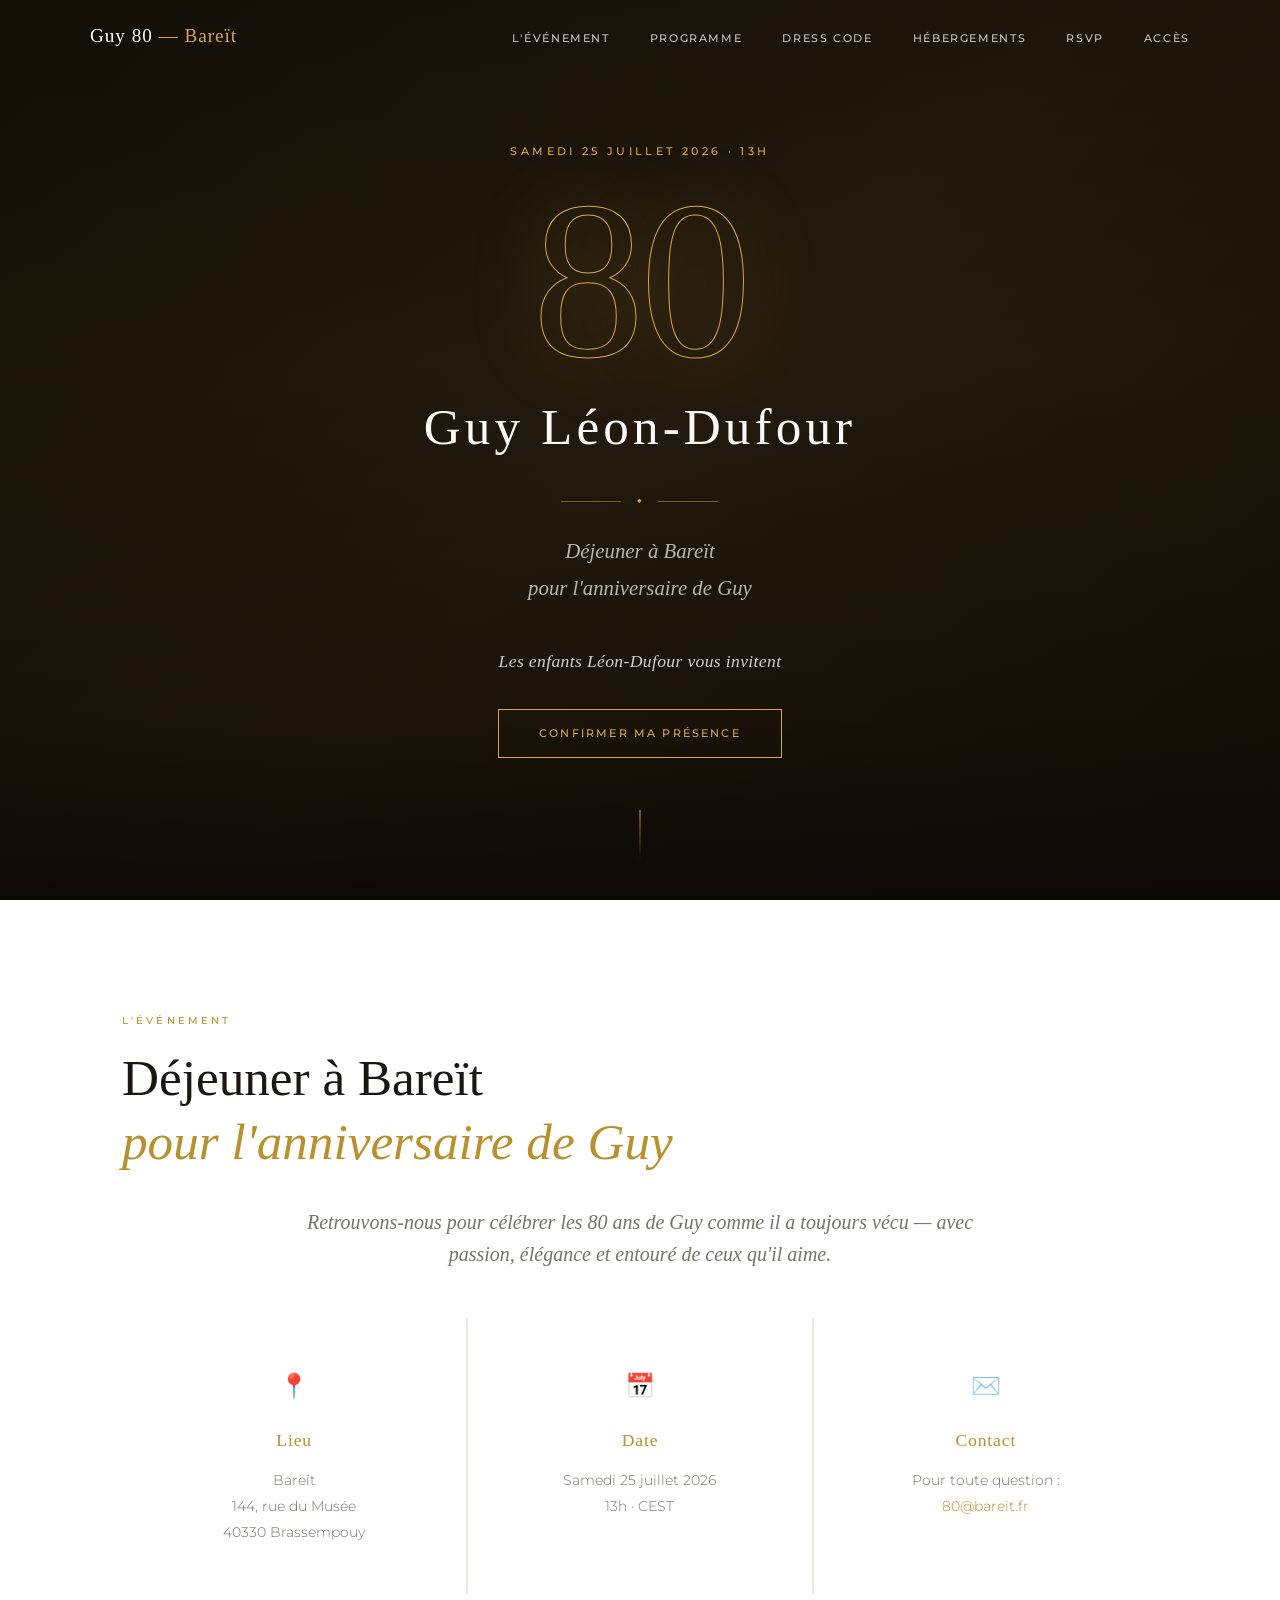
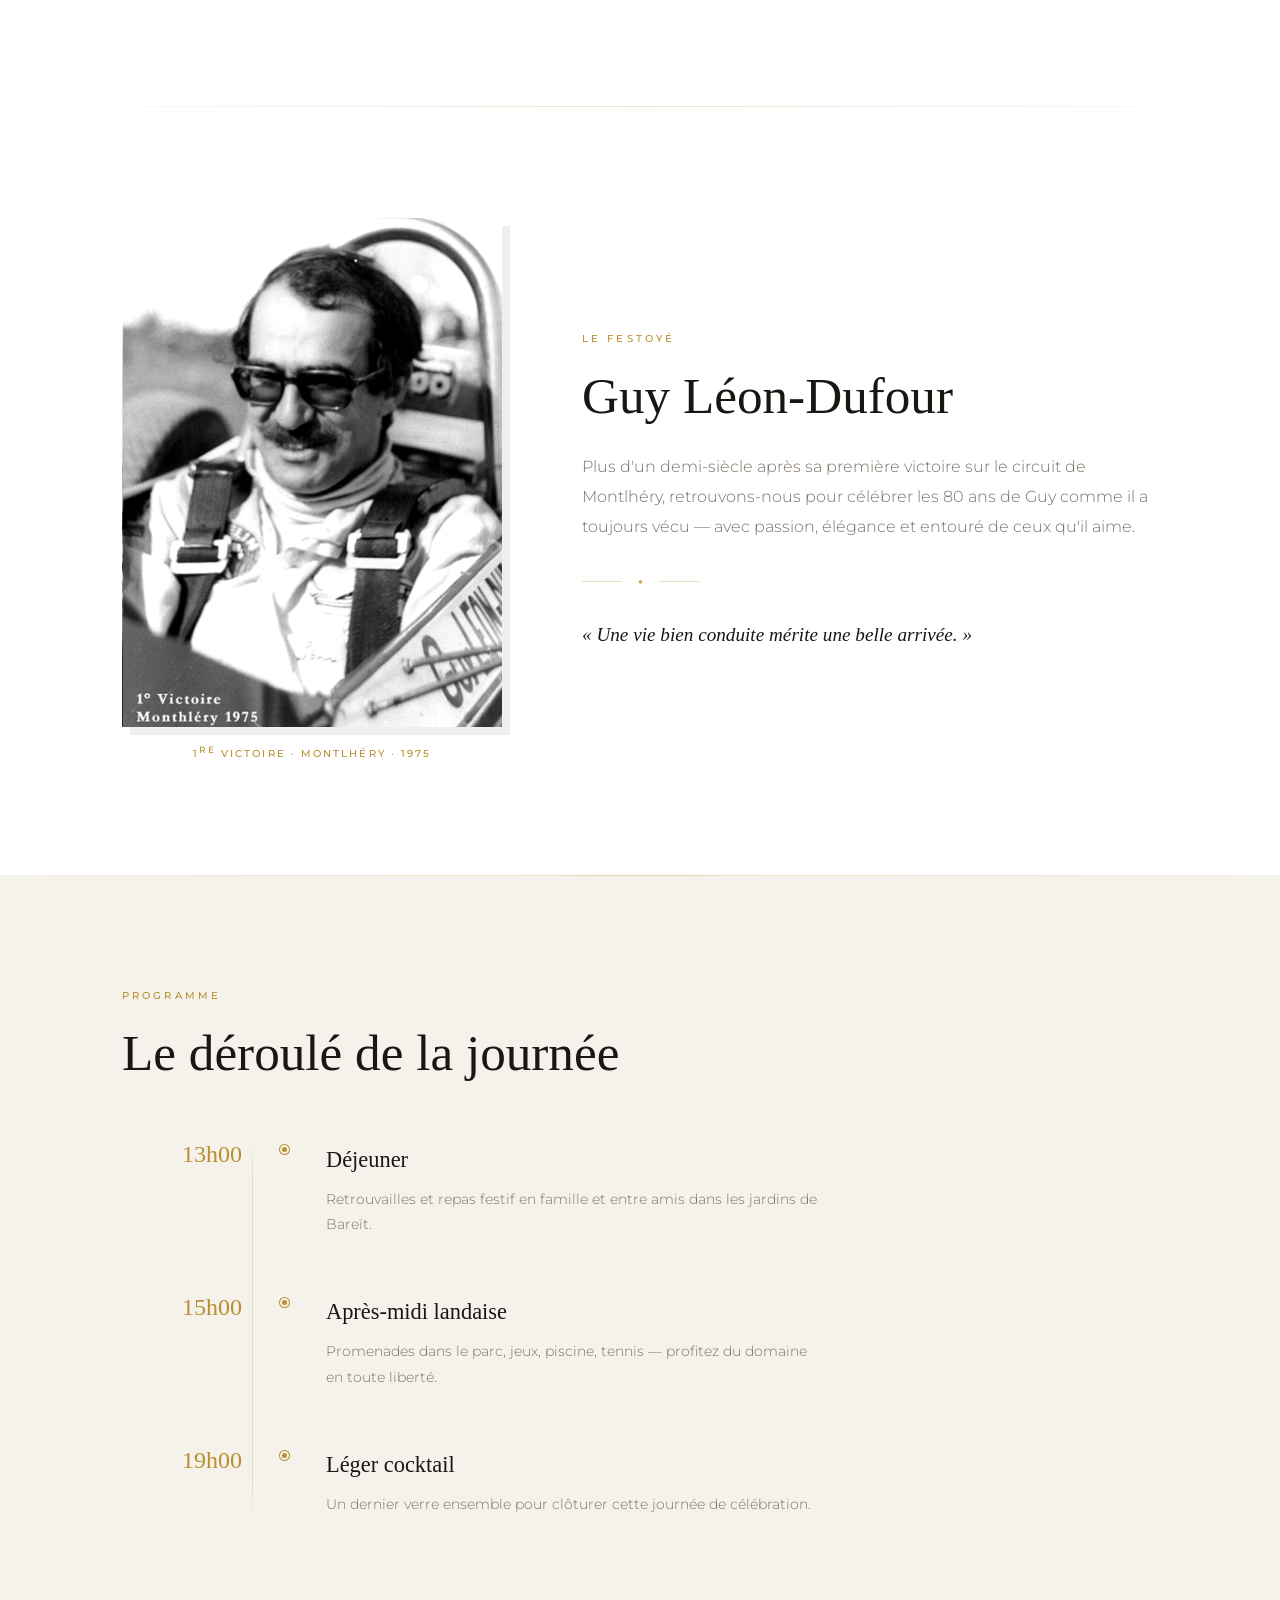
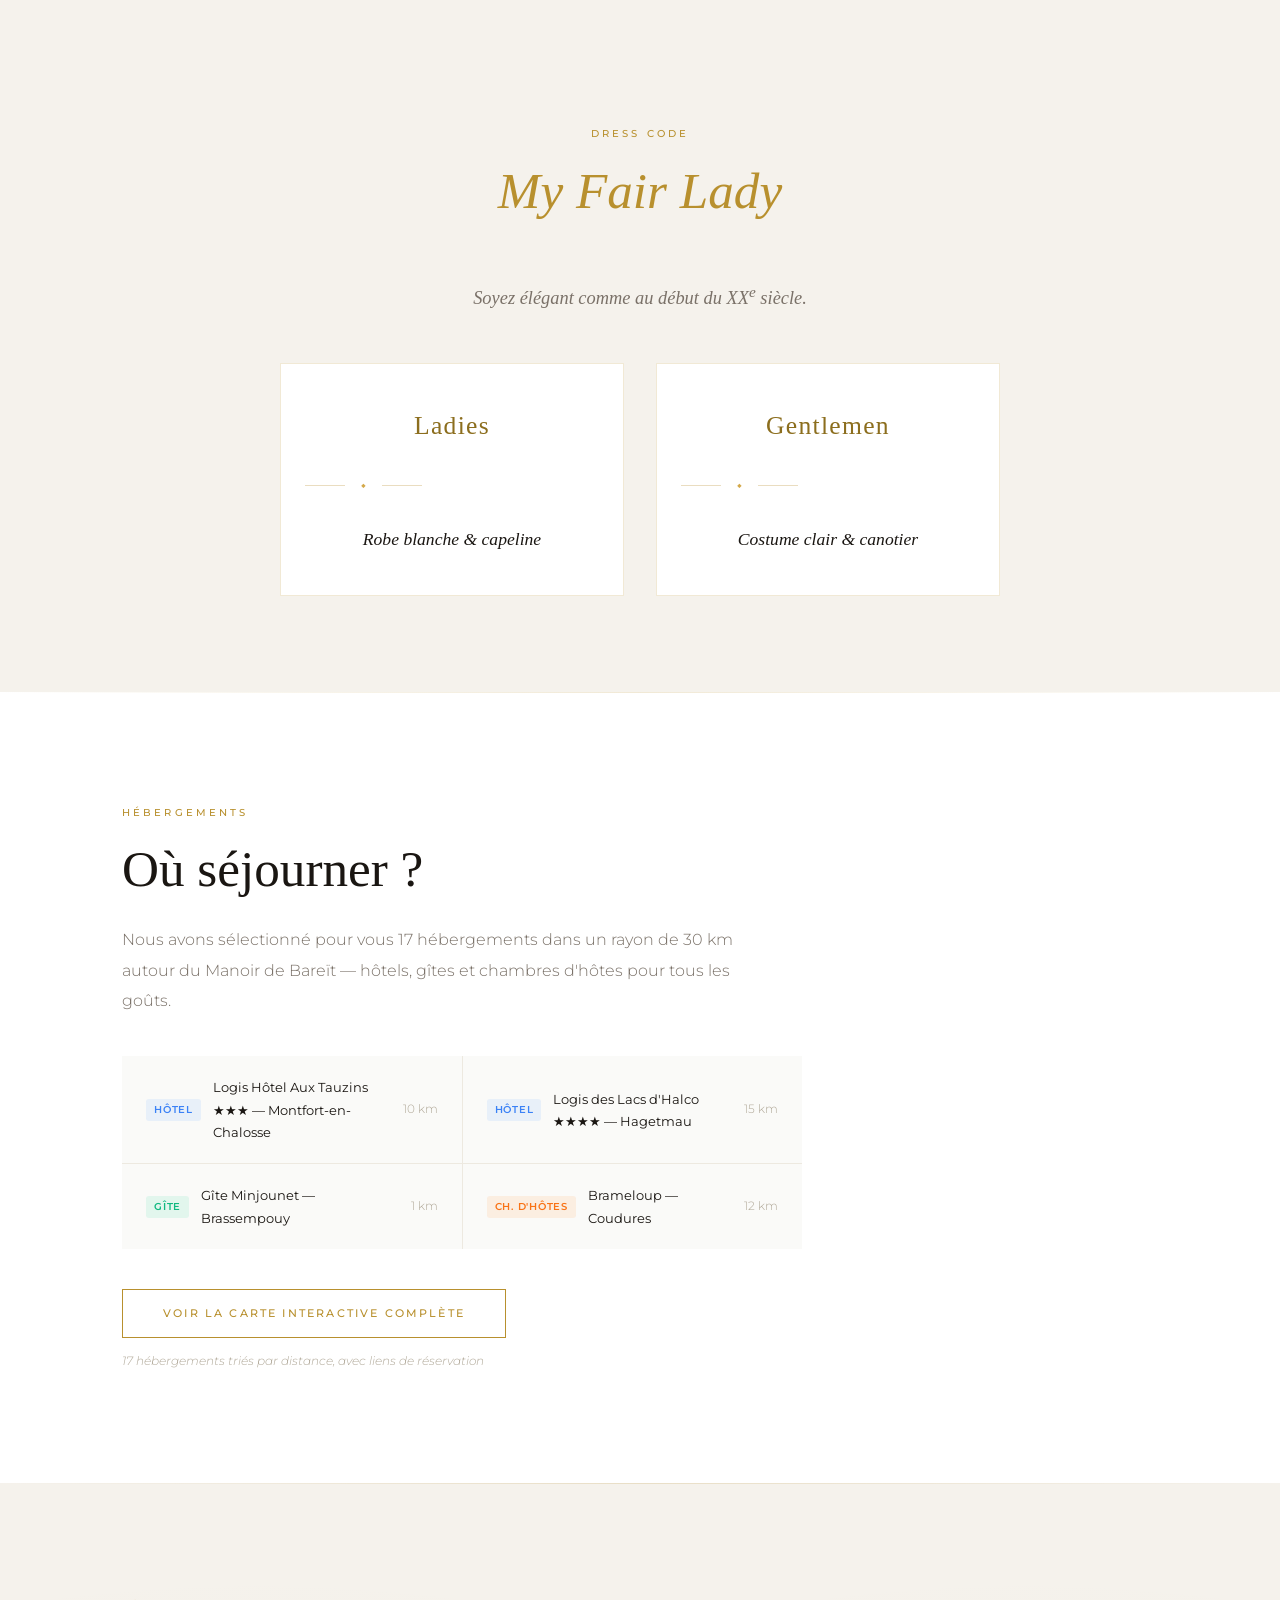
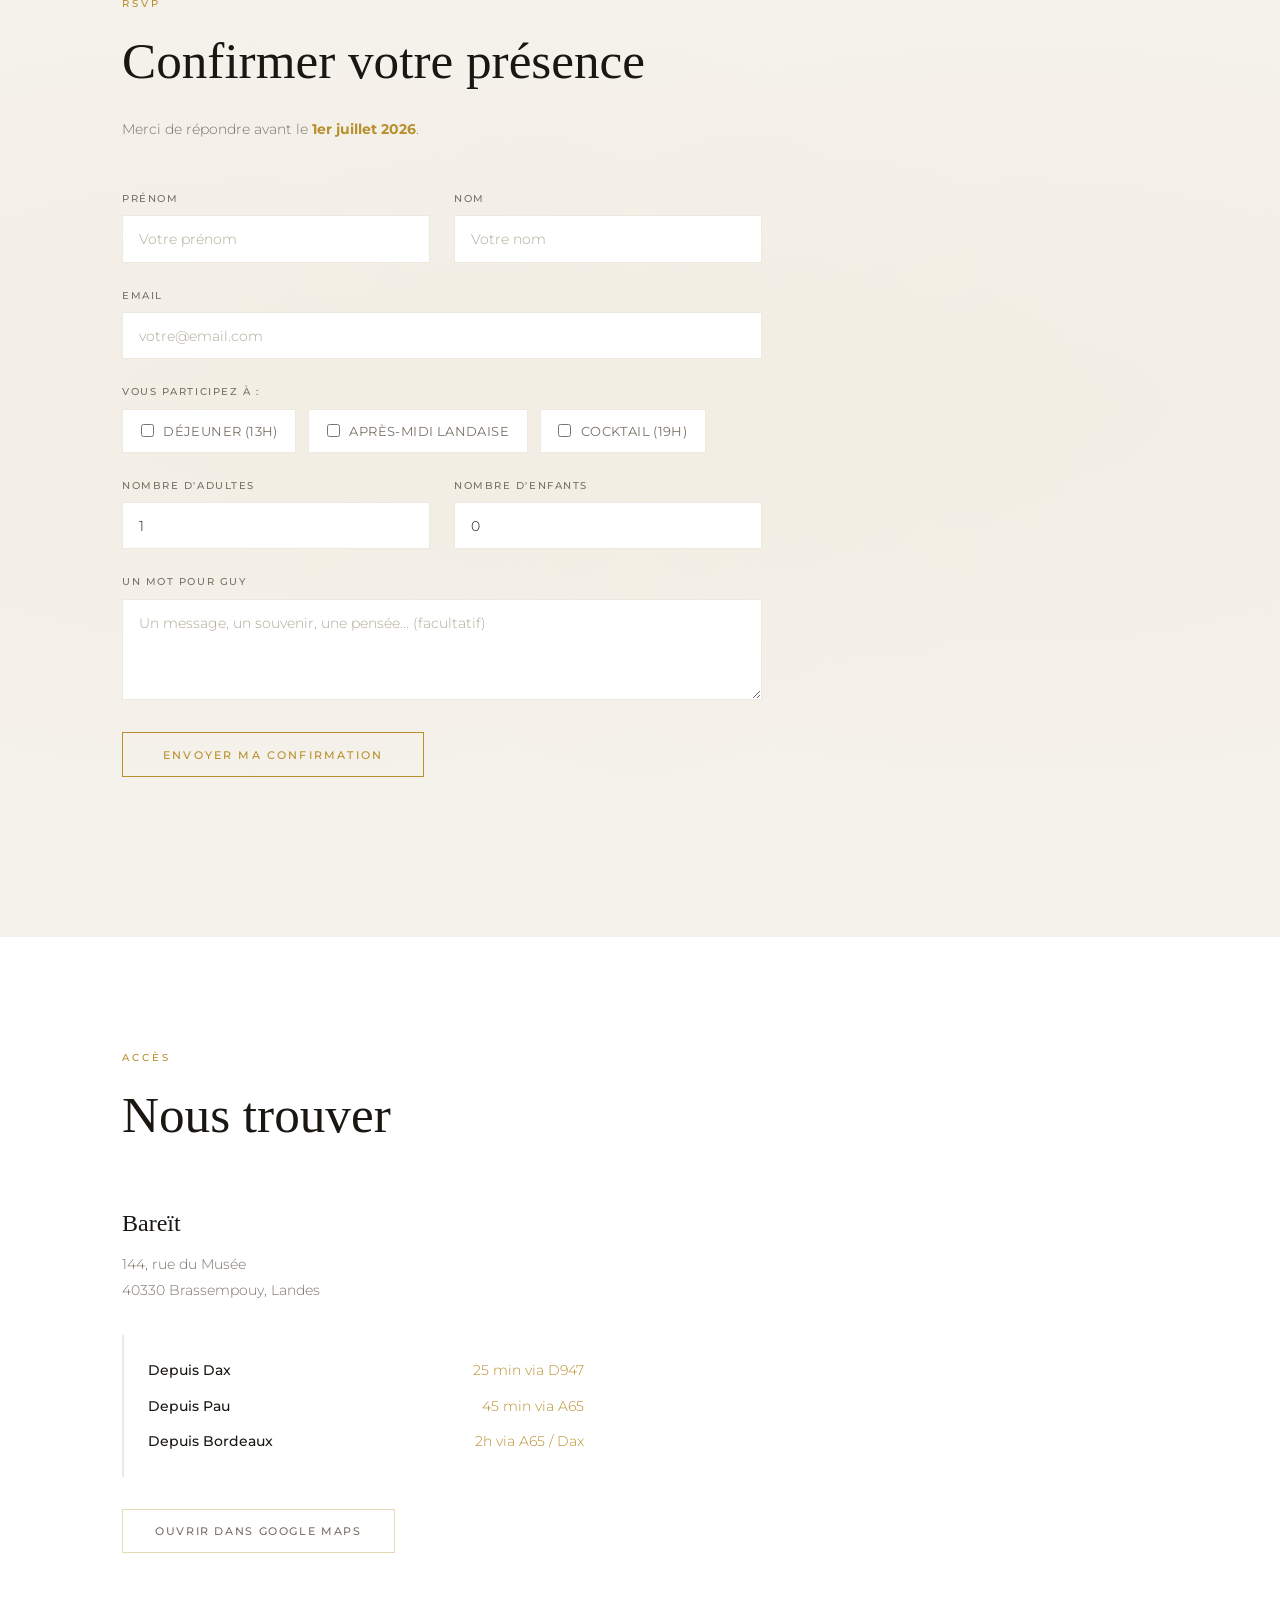
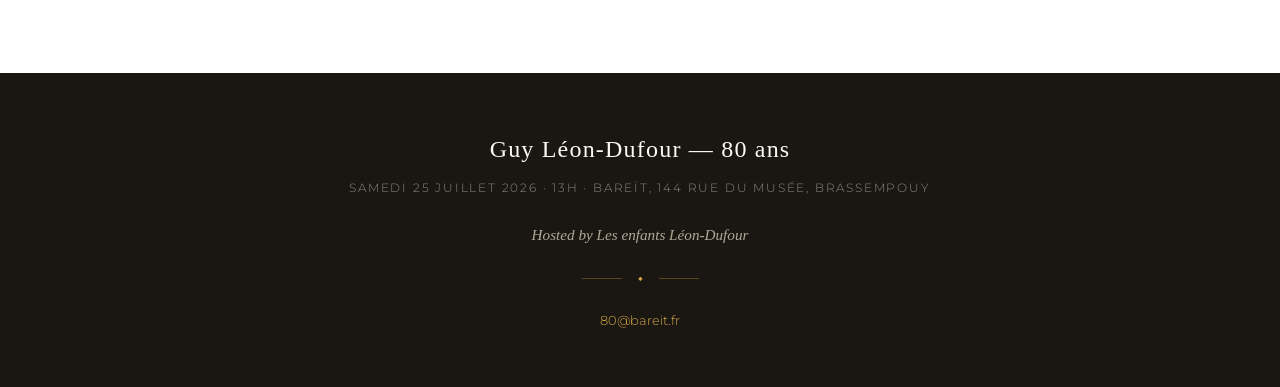
<file: index.html>
<!DOCTYPE html>
<html lang="fr">
<head>
  <meta charset="UTF-8" />
  <meta name="viewport" content="width=device-width, initial-scale=1.0" />
  <title>Guy 80 — Bareït</title>
  <meta name="description" content="Déjeuner à Bareït pour l'anniversaire de Guy Léon-Dufour — samedi 25 juillet 2026, 13h, Brassempouy (Landes). Dress code : My Fair Lady." />

  <!-- Fonts -->
  <link rel="preconnect" href="https://fonts.googleapis.com" />
  <link rel="preconnect" href="https://fonts.gstatic.com" crossorigin />
  <link href="https://fonts.googleapis.com/css2?family=Cormorant+Garant:ital,wght@0,300;0,400;0,600;1,300;1,400&family=Montserrat:wght@300;400;500&display=swap" rel="stylesheet" />

  <link rel="stylesheet" href="assets/css/style.css" />
</head>
<body>

  <!-- Navigation -->
  <nav id="navbar">
    <div class="nav-inner">
      <a href="#hero" class="nav-logo">Guy 80 <span class="nav-logo-year">— Bareït</span></a>
      <ul class="nav-links">
        <li><a href="#evenement">L'Événement</a></li>
        <li><a href="#programme">Programme</a></li>
        <li><a href="#dresscode">Dress code</a></li>
        <li><a href="#hebergements">Hébergements</a></li>
        <li><a href="#rsvp">RSVP</a></li>
        <li><a href="#acces">Accès</a></li>
      </ul>
      <button class="nav-toggle" aria-label="Menu">&#9776;</button>
    </div>
    <ul class="nav-mobile">
      <li><a href="#evenement">L'Événement</a></li>
      <li><a href="#programme">Programme</a></li>
      <li><a href="#dresscode">Dress code</a></li>
      <li><a href="#hebergements">Hébergements</a></li>
      <li><a href="#rsvp">RSVP</a></li>
      <li><a href="#acces">Accès</a></li>
    </ul>
  </nav>

  <!-- Hero -->
  <section id="hero">
    <div class="hero-media">
      <!-- YouTube background video — injected by main.js (replaces background-image) -->
      <div class="hero-overlay"></div>
    </div>
    <div class="hero-content">
      <p class="hero-eyebrow">Samedi 25 juillet 2026 · 13h</p>
      <div class="hero-number">80</div>
      <h1 class="hero-name">Guy Léon-Dufour</h1>
      <div class="hero-divider">
        <span></span><span class="diamond">◆</span><span></span>
      </div>
      <p class="hero-subtitle">Déjeuner à Bareït<br />pour l'anniversaire de Guy</p>
      <p class="hero-hosts">Les enfants Léon-Dufour vous invitent</p>
      <a href="#rsvp" class="btn-primary">Confirmer ma présence</a>
    </div>
    <a href="#evenement" class="hero-scroll" aria-label="Défiler">
      <span class="scroll-line"></span>
    </a>
  </section>

  <!-- L'Événement -->
  <section id="evenement">
    <div class="container">
      <div class="section-label">L'Événement</div>
      <h2 class="section-title">Déjeuner à Bareït<br /><em>pour l'anniversaire de Guy</em></h2>
      <p class="event-intro">Retrouvons-nous pour célébrer les 80 ans de Guy comme il a toujours vécu — avec passion, élégance et entouré de ceux qu'il aime.</p>
      <div class="event-cards">
        <div class="event-card">
          <div class="event-icon">📍</div>
          <h3>Lieu</h3>
          <p>Bareït<br />144, rue du Musée<br />40330 Brassempouy</p>
        </div>
        <div class="event-card">
          <div class="event-icon">📅</div>
          <h3>Date</h3>
          <p>Samedi 25 juillet 2026<br />13h · CEST</p>
        </div>
        <div class="event-card">
          <div class="event-icon">✉️</div>
          <h3>Contact</h3>
          <p>Pour toute question :<br /><a href="mailto:80@bareit.fr">80@bareit.fr</a></p>
        </div>
      </div>
    </div>
  </section>

  <!-- Portrait -->
  <section id="portrait">
    <div class="container portrait-grid">
      <div class="portrait-photo">
        <img src="assets/img/1975-monthléry.jpg" alt="Guy Léon-Dufour — Montlhéry 1975" />
        <div class="portrait-caption">1<sup>re</sup> Victoire · Montlhéry · 1975</div>
      </div>
      <div class="portrait-text">
        <div class="section-label">Le festoyé</div>
        <h2 class="section-title" style="margin-bottom:1.5rem">Guy Léon-Dufour</h2>
        <p>Plus d'un demi-siècle après sa première victoire sur le circuit de Montlhéry, retrouvons-nous pour célébrer les 80 ans de Guy comme il a toujours vécu — avec passion, élégance et entouré de ceux qu'il aime.</p>
        <div class="portrait-divider">
          <span></span><span class="diamond">◆</span><span></span>
        </div>
        <p class="portrait-quote"><em>« Une vie bien conduite mérite une belle arrivée. »</em></p>
      </div>
    </div>
  </section>

  <!-- Programme -->
  <section id="programme">
    <div class="container">
      <div class="section-label">Programme</div>
      <h2 class="section-title">Le déroulé de la journée</h2>
      <div class="timeline">

        <div class="timeline-item">
          <div class="timeline-time">13h00</div>
          <div class="timeline-dot"></div>
          <div class="timeline-content">
            <h3>Déjeuner</h3>
            <p>Retrouvailles et repas festif en famille et entre amis dans les jardins de Bareït.</p>
          </div>
        </div>

        <div class="timeline-item">
          <div class="timeline-time">15h00</div>
          <div class="timeline-dot"></div>
          <div class="timeline-content">
            <h3>Après-midi landaise</h3>
            <p>Promenades dans le parc, jeux, piscine, tennis — profitez du domaine en toute liberté.</p>
          </div>
        </div>

        <div class="timeline-item">
          <div class="timeline-time">19h00</div>
          <div class="timeline-dot"></div>
          <div class="timeline-content">
            <h3>Léger cocktail</h3>
            <p>Un dernier verre ensemble pour clôturer cette journée de célébration.</p>
          </div>
        </div>

      </div>
    </div>
  </section>

  <!-- Dress code -->
  <section id="dresscode">
    <div class="container">
      <div class="section-label">Dress code</div>
      <h2 class="section-title"><em>My Fair Lady</em></h2>
      <p class="dresscode-intro">Soyez élégant comme au début du XX<sup>e</sup> siècle.</p>
      <div class="dresscode-cards">
        <div class="dresscode-card">
          <div class="dresscode-title">Ladies</div>
          <div class="portrait-divider">
            <span></span><span class="diamond">◆</span><span></span>
          </div>
          <p>Robe blanche &amp; capeline</p>
        </div>
        <div class="dresscode-card">
          <div class="dresscode-title">Gentlemen</div>
          <div class="portrait-divider">
            <span></span><span class="diamond">◆</span><span></span>
          </div>
          <p>Costume clair &amp; canotier</p>
        </div>
      </div>
    </div>
  </section>

  <!-- Hébergements -->
  <section id="hebergements">
    <div class="container">
      <div class="section-label">Hébergements</div>
      <h2 class="section-title">Où séjourner ?</h2>
      <p class="hebergements-intro">
        Nous avons sélectionné pour vous 17 hébergements dans un rayon de 30 km autour du Manoir de Bareït — hôtels, gîtes et chambres d'hôtes pour tous les goûts.
      </p>
      <div class="hebergements-preview">
        <div class="heberg-card">
          <div class="heberg-badge hotel">Hôtel</div>
          <p>Logis Hôtel Aux Tauzins ★★★ — Montfort-en-Chalosse</p>
          <span>10 km</span>
        </div>
        <div class="heberg-card">
          <div class="heberg-badge hotel">Hôtel</div>
          <p>Logis des Lacs d'Halco ★★★★ — Hagetmau</p>
          <span>15 km</span>
        </div>
        <div class="heberg-card">
          <div class="heberg-badge gite">Gîte</div>
          <p>Gîte Minjounet — Brassempouy</p>
          <span>1 km</span>
        </div>
        <div class="heberg-card">
          <div class="heberg-badge chambre">Ch. d'hôtes</div>
          <p>Brameloup — Coudures</p>
          <span>12 km</span>
        </div>
      </div>
      <div class="hebergements-cta">
        <a href="hebergements.html" class="btn-primary">Voir la carte interactive complète</a>
        <p class="hebergements-note">17 hébergements triés par distance, avec liens de réservation</p>
      </div>
    </div>
  </section>

  <!-- RSVP -->
  <section id="rsvp">
    <div class="rsvp-bg"></div>
    <div class="container rsvp-container">
      <div class="section-label light">RSVP</div>
      <h2 class="section-title light">Confirmer votre présence</h2>
      <p class="rsvp-intro">Merci de répondre avant le <strong>1er juillet 2026</strong>.</p>

      <!--
        WEB3FORMS SETUP (one step):
        1. Go to https://web3forms.com
        2. Enter 80@bareit.fr → click "Create Access Key"
        3. Check your inbox, copy the key
        4. Replace YOUR_ACCESS_KEY below with it
      -->
      <form id="rsvp-form" action="https://api.web3forms.com/submit" method="POST">
        <input type="hidden" name="access_key" value="YOUR_ACCESS_KEY" />
        <input type="hidden" name="subject" value="RSVP — 80 ans de Guy Léon-Dufour" />
        <input type="hidden" name="from_name" value="Site 80.bareit.fr" />
        <div class="form-row">
          <div class="form-group">
            <label for="prenom">Prénom</label>
            <input type="text" id="prenom" name="prenom" required placeholder="Votre prénom" />
          </div>
          <div class="form-group">
            <label for="nom">Nom</label>
            <input type="text" id="nom" name="nom" required placeholder="Votre nom" />
          </div>
        </div>

        <div class="form-group">
          <label for="email">Email</label>
          <input type="email" id="email" name="email" required placeholder="votre@email.com" />
        </div>

        <div class="form-group">
          <label>Vous participez à :</label>
          <div class="checkbox-group">
            <label class="checkbox-label">
              <input type="checkbox" name="presence[]" value="dejeuner" />
              <span>Déjeuner (13h)</span>
            </label>
            <label class="checkbox-label">
              <input type="checkbox" name="presence[]" value="apresmidi" />
              <span>Après-midi landaise</span>
            </label>
            <label class="checkbox-label">
              <input type="checkbox" name="presence[]" value="cocktail" />
              <span>Cocktail (19h)</span>
            </label>
          </div>
        </div>

        <div class="form-row">
          <div class="form-group">
            <label for="adultes">Nombre d'adultes</label>
            <input type="number" id="adultes" name="adultes" min="1" max="20" value="1" />
          </div>
          <div class="form-group">
            <label for="enfants">Nombre d'enfants</label>
            <input type="number" id="enfants" name="enfants" min="0" max="20" value="0" />
          </div>
        </div>



        <div class="form-group">
          <label for="message">Un mot pour Guy</label>
          <textarea id="message" name="message" rows="4" placeholder="Un message, un souvenir, une pensée... (facultatif)"></textarea>
        </div>

        <button type="submit" class="btn-primary btn-submit">Envoyer ma confirmation</button>
        <p class="form-notice" id="form-status"></p>
      </form>
    </div>
  </section>

  <!-- Accès -->
  <section id="acces">
    <div class="container">
      <div class="section-label">Accès</div>
      <h2 class="section-title">Nous trouver</h2>
      <div class="acces-grid">
        <div class="acces-info">
          <h3>Bareït</h3>
          <p>144, rue du Musée<br />40330 Brassempouy, Landes</p>
          <div class="acces-list">
            <div class="acces-item">
              <strong>Depuis Dax</strong>
              <span>25 min via D947</span>
            </div>
            <div class="acces-item">
              <strong>Depuis Pau</strong>
              <span>45 min via A65</span>
            </div>
            <div class="acces-item">
              <strong>Depuis Bordeaux</strong>
              <span>2h via A65 / Dax</span>
            </div>
          </div>
          <a href="https://maps.google.com/?q=43.63179,-0.69429" target="_blank" rel="noopener" class="btn-outline">Ouvrir dans Google Maps</a>
        </div>
        <div class="acces-map">
          <iframe
            title="Carte Manoir de Bareït"
            src="https://www.openstreetmap.org/export/embed.html?bbox=-0.7193%2C43.6118%2C-0.6693%2C43.6518&layer=mapnik&marker=43.63179%2C-0.69429"
            width="100%"
            height="350"
            frameborder="0"
            style="border:0"
            allowfullscreen
            loading="lazy">
          </iframe>
        </div>
      </div>
    </div>
  </section>

  <!-- Footer -->
  <footer id="footer">
    <div class="container footer-inner">
      <p class="footer-name">Guy Léon-Dufour — 80 ans</p>
      <p class="footer-date">Samedi 25 juillet 2026 · 13h · Bareït, 144 rue du Musée, Brassempouy</p>
      <p class="footer-hosts">Hosted by Les enfants Léon-Dufour</p>
      <div class="footer-divider">
        <span></span><span class="diamond">◆</span><span></span>
      </div>
      <p class="footer-contact"><a href="mailto:80@bareit.fr">80@bareit.fr</a></p>
    </div>
  </footer>

  <script src="assets/js/main.js"></script>
</body>
</html>
</file>
<file: assets/css/style.css>
/* =============================================
   VARIABLES & RESET
   ============================================= */
:root {
  --gold: #b8902e;
  --gold-light: #d4a94a;
  --gold-dark: #8c6e1e;
  --bg: #FAFAF8;
  --bg-2: #F5F2EC;
  --bg-3: #EDE9E0;
  --text: #1A1612;
  --text-muted: #7A7168;
  --text-light: #B0A898;
  --white: #ffffff;
  --font-serif: 'Cormorant Garant', Georgia, serif;
  --font-sans: 'Montserrat', sans-serif;
  --transition: 0.4s cubic-bezier(0.25, 0.46, 0.45, 0.94);
}

*, *::before, *::after {
  box-sizing: border-box;
  margin: 0;
  padding: 0;
}

html {
  scroll-behavior: smooth;
  font-size: 16px;
}

body {
  background: var(--bg);
  color: var(--text);
  font-family: var(--font-sans);
  font-weight: 300;
  line-height: 1.7;
  overflow-x: hidden;
}

a {
  color: var(--gold);
  text-decoration: none;
  transition: color var(--transition);
}

a:hover {
  color: var(--gold-dark);
}

img {
  max-width: 100%;
  display: block;
}

/* =============================================
   CONTAINER
   ============================================= */
.container {
  max-width: 1100px;
  margin: 0 auto;
  padding: 0 2rem;
}

/* =============================================
   NAVIGATION
   ============================================= */
#navbar {
  position: fixed;
  top: 0;
  left: 0;
  right: 0;
  z-index: 100;
  padding: 1.25rem 2rem;
  transition: background var(--transition), padding var(--transition), box-shadow var(--transition);
}

#navbar.scrolled {
  background: rgba(250, 250, 248, 0.96);
  backdrop-filter: blur(10px);
  padding: 0.75rem 2rem;
  box-shadow: 0 1px 0 rgba(184, 144, 46, 0.15);
}

.nav-inner {
  max-width: 1100px;
  margin: 0 auto;
  display: flex;
  align-items: center;
  justify-content: space-between;
}

.nav-logo {
  font-family: var(--font-serif);
  font-size: 1.2rem;
  font-weight: 400;
  color: var(--white);
  letter-spacing: 0.05em;
  transition: color var(--transition);
}

#navbar.scrolled .nav-logo {
  color: var(--text);
}

.nav-logo-year {
  color: var(--gold-light);
  font-weight: 300;
}

#navbar.scrolled .nav-logo-year {
  color: var(--gold);
}

.nav-links {
  display: flex;
  gap: 2.5rem;
  list-style: none;
}

.nav-links a {
  font-family: var(--font-sans);
  font-size: 0.68rem;
  font-weight: 500;
  letter-spacing: 0.15em;
  text-transform: uppercase;
  color: rgba(255,255,255,0.75);
  transition: color var(--transition);
}

#navbar.scrolled .nav-links a {
  color: var(--text-muted);
}

.nav-links a:hover,
#navbar.scrolled .nav-links a:hover {
  color: var(--gold);
}

.nav-toggle {
  display: none;
  background: none;
  border: none;
  color: var(--white);
  font-size: 1.4rem;
  cursor: pointer;
  transition: color var(--transition);
}

#navbar.scrolled .nav-toggle {
  color: var(--text);
}

.nav-mobile {
  display: none;
  flex-direction: column;
  background: var(--white);
  padding: 1rem 2rem 1.5rem;
  list-style: none;
  gap: 1rem;
  box-shadow: 0 4px 20px rgba(0,0,0,0.08);
}

.nav-mobile a {
  font-size: 0.75rem;
  font-weight: 500;
  letter-spacing: 0.15em;
  text-transform: uppercase;
  color: var(--text-muted);
}

.nav-mobile a:hover {
  color: var(--gold);
}

.nav-mobile.open {
  display: flex;
}

/* =============================================
   HERO — stays dark (video background)
   ============================================= */
#hero {
  position: relative;
  height: 100vh;
  min-height: 600px;
  display: flex;
  align-items: center;
  justify-content: center;
  overflow: hidden;
}

.hero-media {
  position: absolute;
  inset: 0;
  background: linear-gradient(135deg, #1a1408 0%, #2d2010 50%, #1a1408 100%);
}

/* YouTube iframe background */
#yt-player {
  position: absolute;
  top: 50%;
  left: 50%;
  transform: translate(-50%, -50%);
  width: max(100vw, calc(100vh * 16 / 9));
  height: max(100vh, calc(100vw * 9 / 16));
  pointer-events: none;
}

#yt-player iframe {
  width: 100%;
  height: 100%;
  border: none;
}

.hero-overlay {
  position: absolute;
  inset: 0;
  z-index: 1;
  background: linear-gradient(
    to bottom,
    rgba(10, 8, 4, 0.45) 0%,
    rgba(10, 8, 4, 0.25) 40%,
    rgba(10, 8, 4, 0.5) 80%,
    rgba(10, 8, 4, 0.92) 100%
  );
}

.hero-content {
  position: relative;
  z-index: 3;
  text-align: center;
  padding: 0 1.5rem;
  animation: heroFadeIn 1.4s ease both;
}

@keyframes heroFadeIn {
  from { opacity: 0; transform: translateY(30px); }
  to   { opacity: 1; transform: translateY(0); }
}

.hero-eyebrow {
  font-family: var(--font-sans);
  font-size: 0.7rem;
  font-weight: 500;
  letter-spacing: 0.3em;
  text-transform: uppercase;
  color: var(--gold-light);
  margin-bottom: 1.5rem;
}

.hero-number {
  font-family: var(--font-serif);
  font-size: clamp(7rem, 20vw, 14rem);
  font-weight: 300;
  line-height: 0.85;
  color: transparent;
  -webkit-text-stroke: 1px var(--gold-light);
  letter-spacing: -0.02em;
  margin-bottom: 0.5rem;
  text-shadow: 0 0 80px rgba(212, 169, 74, 0.2);
}

.hero-name {
  font-family: var(--font-serif);
  font-size: clamp(1.8rem, 5vw, 3.2rem);
  font-weight: 400;
  color: #FAF9F6;
  letter-spacing: 0.08em;
  margin-bottom: 1.5rem;
}

.hero-divider {
  display: flex;
  align-items: center;
  justify-content: center;
  gap: 1rem;
  margin: 1.5rem auto;
}

.hero-divider span:not(.diamond) {
  display: block;
  width: 60px;
  height: 1px;
  background: var(--gold-light);
  opacity: 0.5;
}

.diamond {
  color: var(--gold-light);
  font-size: 0.5rem;
}

.hero-subtitle {
  font-family: var(--font-serif);
  font-size: clamp(1rem, 2.5vw, 1.3rem);
  font-weight: 300;
  font-style: italic;
  color: rgba(250, 249, 246, 0.7);
  line-height: 1.8;
  margin-bottom: 2.5rem;
}

.hero-scroll {
  position: absolute;
  bottom: 2.5rem;
  left: 50%;
  transform: translateX(-50%);
  z-index: 3;
  display: flex;
  flex-direction: column;
  align-items: center;
}

.scroll-line {
  display: block;
  width: 1px;
  height: 50px;
  background: linear-gradient(to bottom, var(--gold-light), transparent);
  animation: scrollPulse 2s ease-in-out infinite;
}

@keyframes scrollPulse {
  0%, 100% { opacity: 1; transform: scaleY(1); }
  50% { opacity: 0.4; transform: scaleY(0.7); }
}

/* =============================================
   BUTTONS
   ============================================= */
.btn-primary {
  display: inline-block;
  padding: 0.9rem 2.5rem;
  border: 1px solid var(--gold);
  color: var(--gold);
  font-family: var(--font-sans);
  font-size: 0.68rem;
  font-weight: 500;
  letter-spacing: 0.2em;
  text-transform: uppercase;
  transition: background var(--transition), color var(--transition);
  background: transparent;
  cursor: pointer;
}

/* In hero (dark background), invert on hover */
#hero .btn-primary {
  border-color: var(--gold-light);
  color: var(--gold-light);
}

#hero .btn-primary:hover {
  background: var(--gold-light);
  color: #1A1612;
}

/* On light background */
section:not(#hero) .btn-primary:hover,
.btn-primary:not(#hero .btn-primary):hover {
  background: var(--gold);
  color: var(--white);
}

.btn-outline {
  display: inline-block;
  padding: 0.75rem 2rem;
  border: 1px solid rgba(184, 144, 46, 0.35);
  color: var(--text-muted);
  font-family: var(--font-sans);
  font-size: 0.68rem;
  font-weight: 500;
  letter-spacing: 0.15em;
  text-transform: uppercase;
  transition: border-color var(--transition), color var(--transition);
}

.btn-outline:hover {
  border-color: var(--gold);
  color: var(--gold);
}

/* =============================================
   SECTION COMMON
   ============================================= */
section {
  padding: 7rem 0;
}

.section-label {
  font-family: var(--font-sans);
  font-size: 0.65rem;
  font-weight: 500;
  letter-spacing: 0.3em;
  text-transform: uppercase;
  color: var(--gold);
  margin-bottom: 1rem;
}

.section-title {
  font-family: var(--font-serif);
  font-size: clamp(2rem, 5vw, 3.2rem);
  font-weight: 300;
  line-height: 1.25;
  color: var(--text);
  margin-bottom: 3.5rem;
}

.section-title em {
  font-style: italic;
  color: var(--gold);
}

/* =============================================
   EVENEMENT CARDS
   ============================================= */
#evenement {
  background: var(--white);
}

.event-cards {
  display: grid;
  grid-template-columns: repeat(3, 1fr);
  gap: 1.5px;
  background: var(--bg-3);
}

.event-card {
  background: var(--white);
  padding: 3rem 2.5rem;
  text-align: center;
  transition: background var(--transition);
}

.event-card:hover {
  background: var(--bg);
}

.event-icon {
  font-size: 1.5rem;
  margin-bottom: 1.25rem;
}

.event-card h3 {
  font-family: var(--font-serif);
  font-size: 1.1rem;
  font-weight: 400;
  color: var(--gold);
  letter-spacing: 0.05em;
  margin-bottom: 0.75rem;
}

.event-card p {
  font-size: 0.9rem;
  color: var(--text-muted);
  line-height: 1.8;
}

.event-card a {
  color: var(--gold);
}

/* =============================================
   PORTRAIT
   ============================================= */
#portrait {
  background: var(--white);
  position: relative;
}

#portrait::before {
  content: '';
  position: absolute;
  top: 0; left: 0; right: 0;
  height: 1px;
  background: linear-gradient(to right, transparent, rgba(184,144,46,0.25), transparent);
}

.portrait-grid {
  display: grid;
  grid-template-columns: 380px 1fr;
  gap: 5rem;
  align-items: center;
}

.portrait-photo {
  position: relative;
}

.portrait-photo img {
  width: 100%;
  filter: grayscale(1) contrast(1.05);
  display: block;
  box-shadow: 8px 8px 0 rgba(184,144,46,0.15);
}

.portrait-caption {
  margin-top: 1rem;
  font-family: var(--font-sans);
  font-size: 0.65rem;
  font-weight: 500;
  letter-spacing: 0.2em;
  text-transform: uppercase;
  color: var(--gold);
  text-align: center;
}

.portrait-text p {
  font-size: 1rem;
  color: var(--text-muted);
  line-height: 1.9;
}

.portrait-divider {
  display: flex;
  align-items: center;
  gap: 1rem;
  margin: 2rem 0;
}

.portrait-divider span:not(.diamond) {
  display: block;
  width: 40px;
  height: 1px;
  background: rgba(184,144,46,0.3);
}

.portrait-quote {
  font-family: var(--font-serif) !important;
  font-size: 1.2rem !important;
  font-weight: 300;
  color: var(--text) !important;
  line-height: 1.6 !important;
}

@media (max-width: 768px) {
  .portrait-grid {
    grid-template-columns: 1fr;
    gap: 2.5rem;
  }

  .portrait-photo img {
    max-width: 320px;
    margin: 0 auto;
  }
}

/* =============================================
   PROGRAMME TIMELINE
   ============================================= */
#programme {
  background: var(--bg-2);
  position: relative;
}

#programme::before {
  content: '';
  position: absolute;
  top: 0;
  left: 0;
  right: 0;
  height: 1px;
  background: linear-gradient(to right, transparent, rgba(184,144,46,0.25), transparent);
}

.timeline {
  position: relative;
  max-width: 700px;
}

.timeline::before {
  content: '';
  position: absolute;
  left: 130px;
  top: 0;
  bottom: 0;
  width: 1px;
  background: linear-gradient(to bottom, transparent, rgba(184,144,46,0.25) 10%, rgba(184,144,46,0.25) 90%, transparent);
}

.timeline-item {
  display: grid;
  grid-template-columns: 120px 20px 1fr;
  gap: 0 2rem;
  margin-bottom: 3.5rem;
  align-items: start;
}

.timeline-item:last-child {
  margin-bottom: 0;
}

.timeline-time {
  text-align: right;
  font-family: var(--font-serif);
  font-size: 1.5rem;
  font-weight: 300;
  color: var(--gold);
  padding-top: 0.1rem;
  line-height: 1;
}

.timeline-dot {
  width: 9px;
  height: 9px;
  border-radius: 50%;
  background: var(--gold);
  border: 2px solid var(--bg-2);
  box-shadow: 0 0 0 1px var(--gold);
  margin-top: 0.3rem;
  justify-self: center;
}

.timeline-content h3 {
  font-family: var(--font-serif);
  font-size: 1.4rem;
  font-weight: 400;
  color: var(--text);
  margin-bottom: 0.5rem;
}

.timeline-content p {
  font-size: 0.88rem;
  color: var(--text-muted);
  line-height: 1.8;
}

/* =============================================
   HÉBERGEMENTS
   ============================================= */
#hebergements {
  background: var(--white);
  position: relative;
}

#hebergements::before {
  content: '';
  position: absolute;
  top: 0;
  left: 0;
  right: 0;
  height: 1px;
  background: linear-gradient(to right, transparent, rgba(184,144,46,0.2), transparent);
}

.hebergements-intro {
  font-size: 1rem;
  color: var(--text-muted);
  max-width: 620px;
  margin-top: -2rem;
  margin-bottom: 2.5rem;
  line-height: 1.9;
}

.hebergements-preview {
  display: grid;
  grid-template-columns: repeat(2, 1fr);
  gap: 1px;
  background: var(--bg-3);
  margin-bottom: 2.5rem;
  max-width: 680px;
}

.heberg-card {
  background: var(--bg);
  padding: 1.25rem 1.5rem;
  display: flex;
  align-items: center;
  gap: 0.75rem;
}

.heberg-card p {
  flex: 1;
  font-size: 0.82rem;
  color: var(--text);
  font-weight: 400;
}

.heberg-card span {
  font-size: 0.72rem;
  color: var(--text-light);
  white-space: nowrap;
}

.heberg-badge {
  font-size: 0.6rem;
  font-weight: 600;
  letter-spacing: 0.08em;
  text-transform: uppercase;
  padding: 3px 8px;
  border-radius: 3px;
  white-space: nowrap;
}

.heberg-badge.hotel  { background: rgba(96,165,250,0.12); color: #3b82f6; }
.heberg-badge.gite   { background: rgba(52,211,153,0.12); color: #10b981; }
.heberg-badge.chambre{ background: rgba(251,146,60,0.12);  color: #f97316; }

.hebergements-cta {
  display: flex;
  flex-direction: column;
  align-items: flex-start;
  gap: 0.75rem;
}

.hebergements-note {
  font-size: 0.78rem;
  color: var(--text-light);
  font-style: italic;
}

/* =============================================
   RSVP
   ============================================= */
#rsvp {
  position: relative;
  background: var(--bg-2);
  overflow: hidden;
}

#rsvp::before {
  content: '';
  position: absolute;
  top: 0;
  left: 0;
  right: 0;
  height: 1px;
  background: linear-gradient(to right, transparent, rgba(184,144,46,0.2), transparent);
}

.rsvp-bg {
  position: absolute;
  inset: 0;
  background:
    radial-gradient(ellipse at 20% 50%, rgba(184, 144, 46, 0.04) 0%, transparent 60%),
    radial-gradient(ellipse at 80% 50%, rgba(184, 144, 46, 0.04) 0%, transparent 60%);
  pointer-events: none;
}

.rsvp-container {
  position: relative;
  z-index: 1;
}

.rsvp-intro {
  font-size: 0.9rem;
  color: var(--text-muted);
  margin-top: -2rem;
  margin-bottom: 3rem;
}

.rsvp-intro strong {
  color: var(--gold);
}

#rsvp-form {
  max-width: 640px;
  display: flex;
  flex-direction: column;
  gap: 1.5rem;
}

.form-row {
  display: grid;
  grid-template-columns: 1fr 1fr;
  gap: 1.5rem;
}

.form-group {
  display: flex;
  flex-direction: column;
  gap: 0.5rem;
}

.form-group label {
  font-family: var(--font-sans);
  font-size: 0.65rem;
  font-weight: 500;
  letter-spacing: 0.15em;
  text-transform: uppercase;
  color: var(--text-muted);
}

.form-group input,
.form-group textarea {
  background: var(--white);
  border: 1px solid var(--bg-3);
  border-radius: 0;
  padding: 0.85rem 1rem;
  font-family: var(--font-sans);
  font-size: 0.9rem;
  font-weight: 300;
  color: var(--text);
  outline: none;
  transition: border-color var(--transition);
  width: 100%;
}

.form-group input::placeholder,
.form-group textarea::placeholder {
  color: var(--text-light);
}

.form-group input:focus,
.form-group textarea:focus {
  border-color: var(--gold);
}

.form-group input[type="number"] {
  -moz-appearance: textfield;
}

.form-group textarea {
  resize: vertical;
  min-height: 100px;
}

.checkbox-group {
  display: flex;
  flex-wrap: wrap;
  gap: 0.75rem;
}

.checkbox-label {
  display: flex;
  align-items: center;
  gap: 0.6rem;
  cursor: pointer;
  padding: 0.6rem 1.1rem;
  border: 1px solid var(--bg-3);
  background: var(--white);
  transition: border-color var(--transition), background var(--transition);
}

.checkbox-label:hover {
  border-color: rgba(184, 144, 46, 0.4);
}

.checkbox-label input[type="checkbox"] {
  width: auto;
  accent-color: var(--gold);
  cursor: pointer;
}

.checkbox-label span {
  font-size: 0.82rem;
  font-weight: 400;
  color: var(--text-muted);
  letter-spacing: 0.03em;
  transition: color var(--transition);
}

.checkbox-label:has(input:checked) {
  border-color: var(--gold);
  background: rgba(184, 144, 46, 0.05);
}

.checkbox-label:has(input:checked) span {
  color: var(--gold-dark);
}

.btn-submit {
  align-self: flex-start;
  margin-top: 0.5rem;
}

.form-notice {
  font-size: 0.85rem;
  color: var(--gold);
  min-height: 1.5rem;
}

/* =============================================
   ACCES
   ============================================= */
#acces {
  background: var(--white);
}

.acces-grid {
  display: grid;
  grid-template-columns: 1fr 1fr;
  gap: 4rem;
  align-items: start;
}

.acces-info h3 {
  font-family: var(--font-serif);
  font-size: 1.5rem;
  font-weight: 400;
  color: var(--text);
  margin-bottom: 0.5rem;
}

.acces-info > p {
  color: var(--text-muted);
  margin-bottom: 2rem;
  font-size: 0.9rem;
  line-height: 1.8;
}

.acces-list {
  display: flex;
  flex-direction: column;
  gap: 0.75rem;
  margin-bottom: 2rem;
  padding: 1.5rem;
  border-left: 2px solid var(--bg-3);
}

.acces-item {
  display: flex;
  justify-content: space-between;
  font-size: 0.85rem;
}

.acces-item strong {
  color: var(--text);
  font-weight: 500;
}

.acces-item span {
  color: var(--gold);
}

.acces-map iframe {
  border: 1px solid var(--bg-3);
  filter: sepia(0.08) brightness(0.97);
}

/* =============================================
   FOOTER
   ============================================= */
#footer {
  background: var(--text);
  padding: 3.5rem 0;
}

.footer-inner {
  text-align: center;
}

.footer-name {
  font-family: var(--font-serif);
  font-size: 1.5rem;
  font-weight: 300;
  color: #FAF9F6;
  letter-spacing: 0.05em;
  margin-bottom: 0.5rem;
}

.footer-date {
  font-size: 0.75rem;
  font-weight: 300;
  letter-spacing: 0.15em;
  color: rgba(250, 249, 246, 0.5);
  text-transform: uppercase;
  margin-bottom: 1.5rem;
}

.footer-divider {
  display: flex;
  align-items: center;
  justify-content: center;
  gap: 1rem;
  margin: 1.5rem auto;
}

.footer-divider span:not(.diamond) {
  display: block;
  width: 40px;
  height: 1px;
  background: rgba(184, 144, 46, 0.4);
}

.footer-divider .diamond {
  color: var(--gold-light);
}

.footer-contact {
  font-size: 0.8rem;
  color: rgba(250, 249, 246, 0.5);
}

.footer-contact a {
  color: var(--gold-light);
}

/* =============================================
   SCROLL ANIMATIONS
   ============================================= */
.reveal {
  opacity: 0;
  transform: translateY(25px);
  transition: opacity 0.7s ease, transform 0.7s ease;
}

.reveal.visible {
  opacity: 1;
  transform: translateY(0);
}

/* =============================================
   RESPONSIVE
   ============================================= */
@media (max-width: 768px) {
  section {
    padding: 5rem 0;
  }

  .nav-links {
    display: none;
  }

  .nav-toggle {
    display: block;
  }

  .event-cards {
    grid-template-columns: 1fr;
  }

  .hebergements-preview {
    grid-template-columns: 1fr;
  }

  .timeline::before {
    left: 80px;
  }

  .timeline-item {
    grid-template-columns: 70px 20px 1fr;
    gap: 0 1rem;
  }

  .timeline-time {
    font-size: 1.1rem;
  }

  .form-row {
    grid-template-columns: 1fr;
  }

  .acces-grid {
    grid-template-columns: 1fr;
    gap: 2.5rem;
  }

  .checkbox-group {
    flex-direction: column;
  }
}

@media (max-width: 480px) {
  .hero-number {
    -webkit-text-stroke-width: 0.5px;
  }

  .timeline::before {
    display: none;
  }

  .timeline-item {
    grid-template-columns: 60px 1fr;
    grid-template-rows: auto;
  }

  .timeline-dot {
    display: none;
  }
}

/* =============================================
   HERO HOSTS + EVENT INTRO + DRESS CODE
   ============================================= */
.hero-hosts {
  font-family: var(--font-serif);
  font-style: italic;
  font-size: clamp(0.95rem, 2vw, 1.1rem);
  color: rgba(255, 255, 255, 0.8);
  margin: 0.5rem 0 2rem;
  letter-spacing: 0.02em;
}

.event-intro {
  max-width: 680px;
  margin: -1.5rem auto 3rem;
  text-align: center;
  font-family: var(--font-serif);
  font-style: italic;
  font-size: clamp(1.05rem, 2vw, 1.25rem);
  color: var(--text-muted);
  line-height: 1.6;
}

#dresscode {
  padding: 6rem 0;
  background: var(--bg-2);
  text-align: center;
}

.dresscode-intro {
  max-width: 620px;
  margin: 0 auto 3rem;
  font-family: var(--font-serif);
  font-style: italic;
  font-size: 1.15rem;
  color: var(--text-muted);
}

.dresscode-cards {
  display: grid;
  grid-template-columns: repeat(2, 1fr);
  gap: 2rem;
  max-width: 720px;
  margin: 0 auto;
}

.dresscode-card {
  background: var(--white);
  border: 1px solid rgba(184, 144, 46, 0.2);
  padding: 2.5rem 1.5rem;
  text-align: center;
}

.dresscode-title {
  font-family: var(--font-serif);
  font-size: 1.6rem;
  color: var(--gold-dark);
  letter-spacing: 0.05em;
}

.dresscode-card p {
  font-family: var(--font-serif);
  font-style: italic;
  font-size: 1.1rem;
  color: var(--text);
  margin-top: 0.5rem;
}

.footer-hosts {
  font-family: var(--font-serif);
  font-style: italic;
  font-size: 0.95rem;
  color: var(--text-light);
  margin-top: 0.5rem;
}

@media (max-width: 700px) {
  .dresscode-cards {
    grid-template-columns: 1fr;
  }
}
</file>
